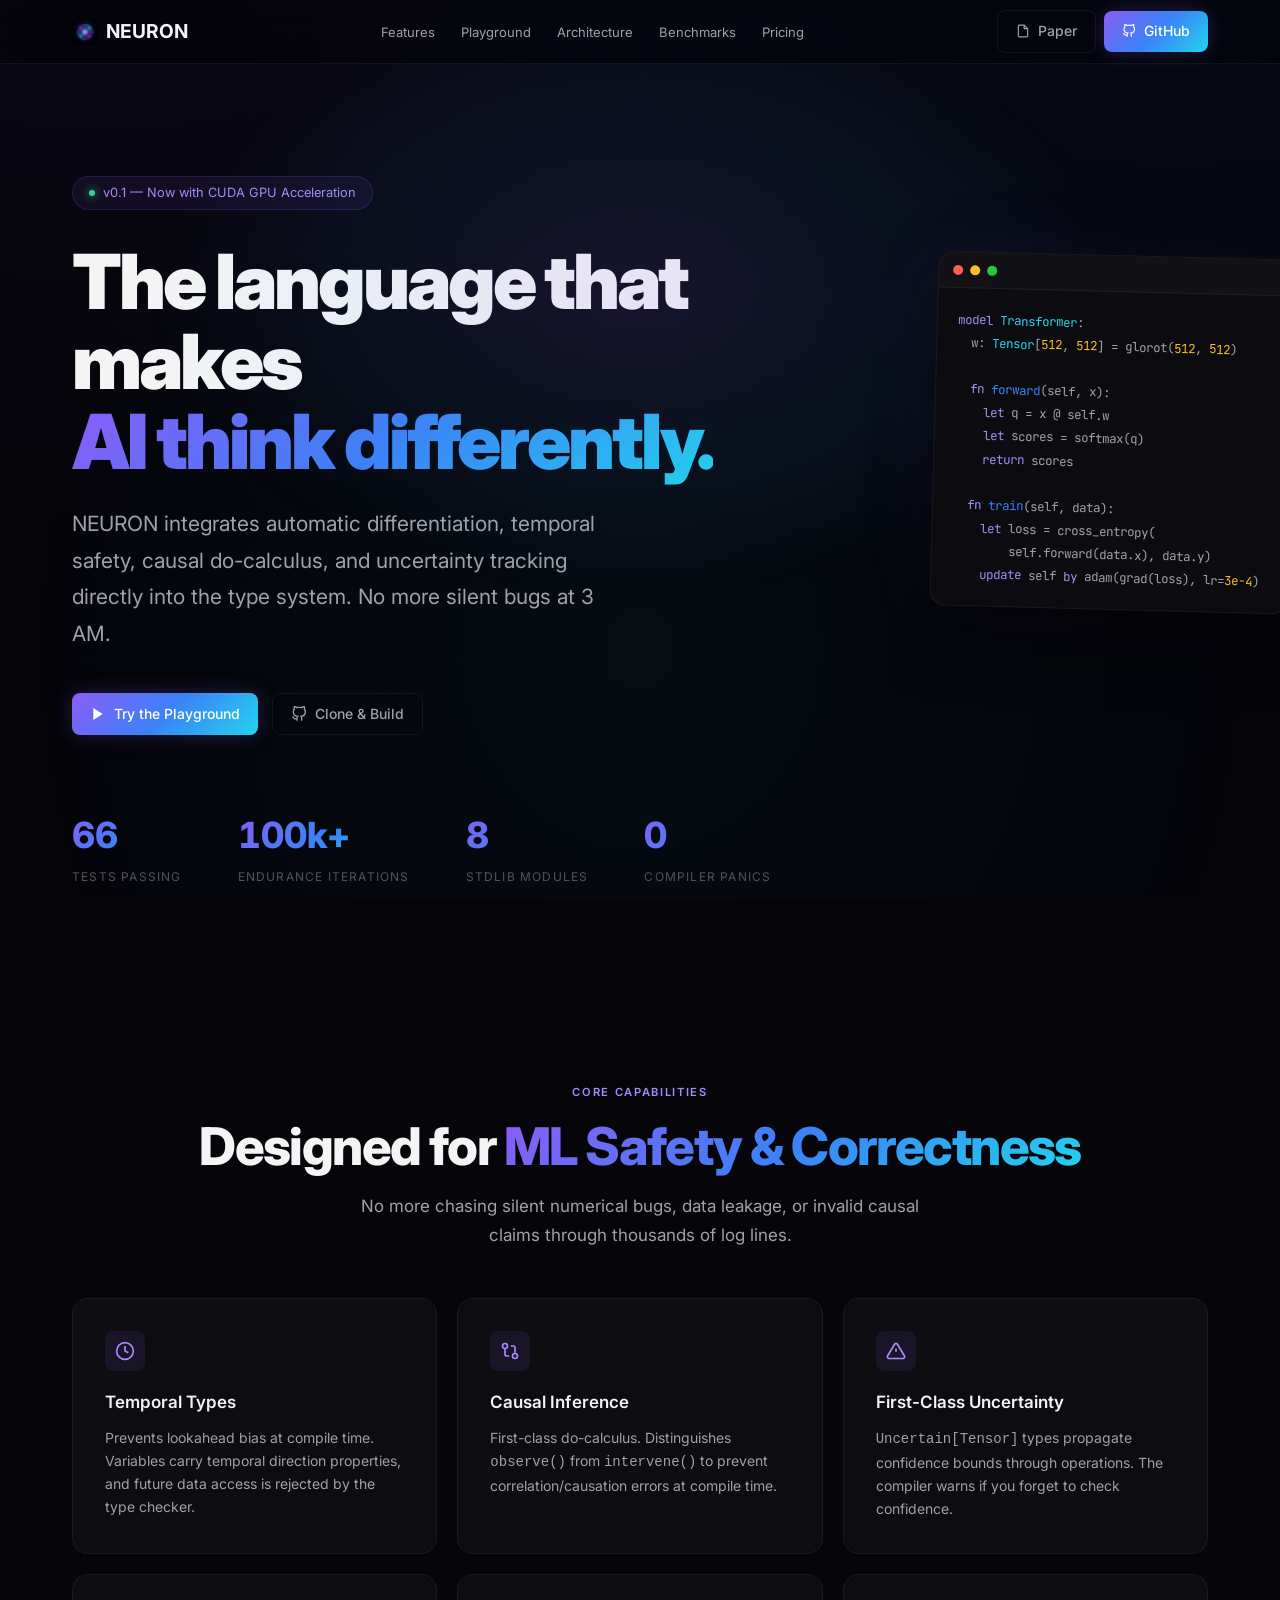
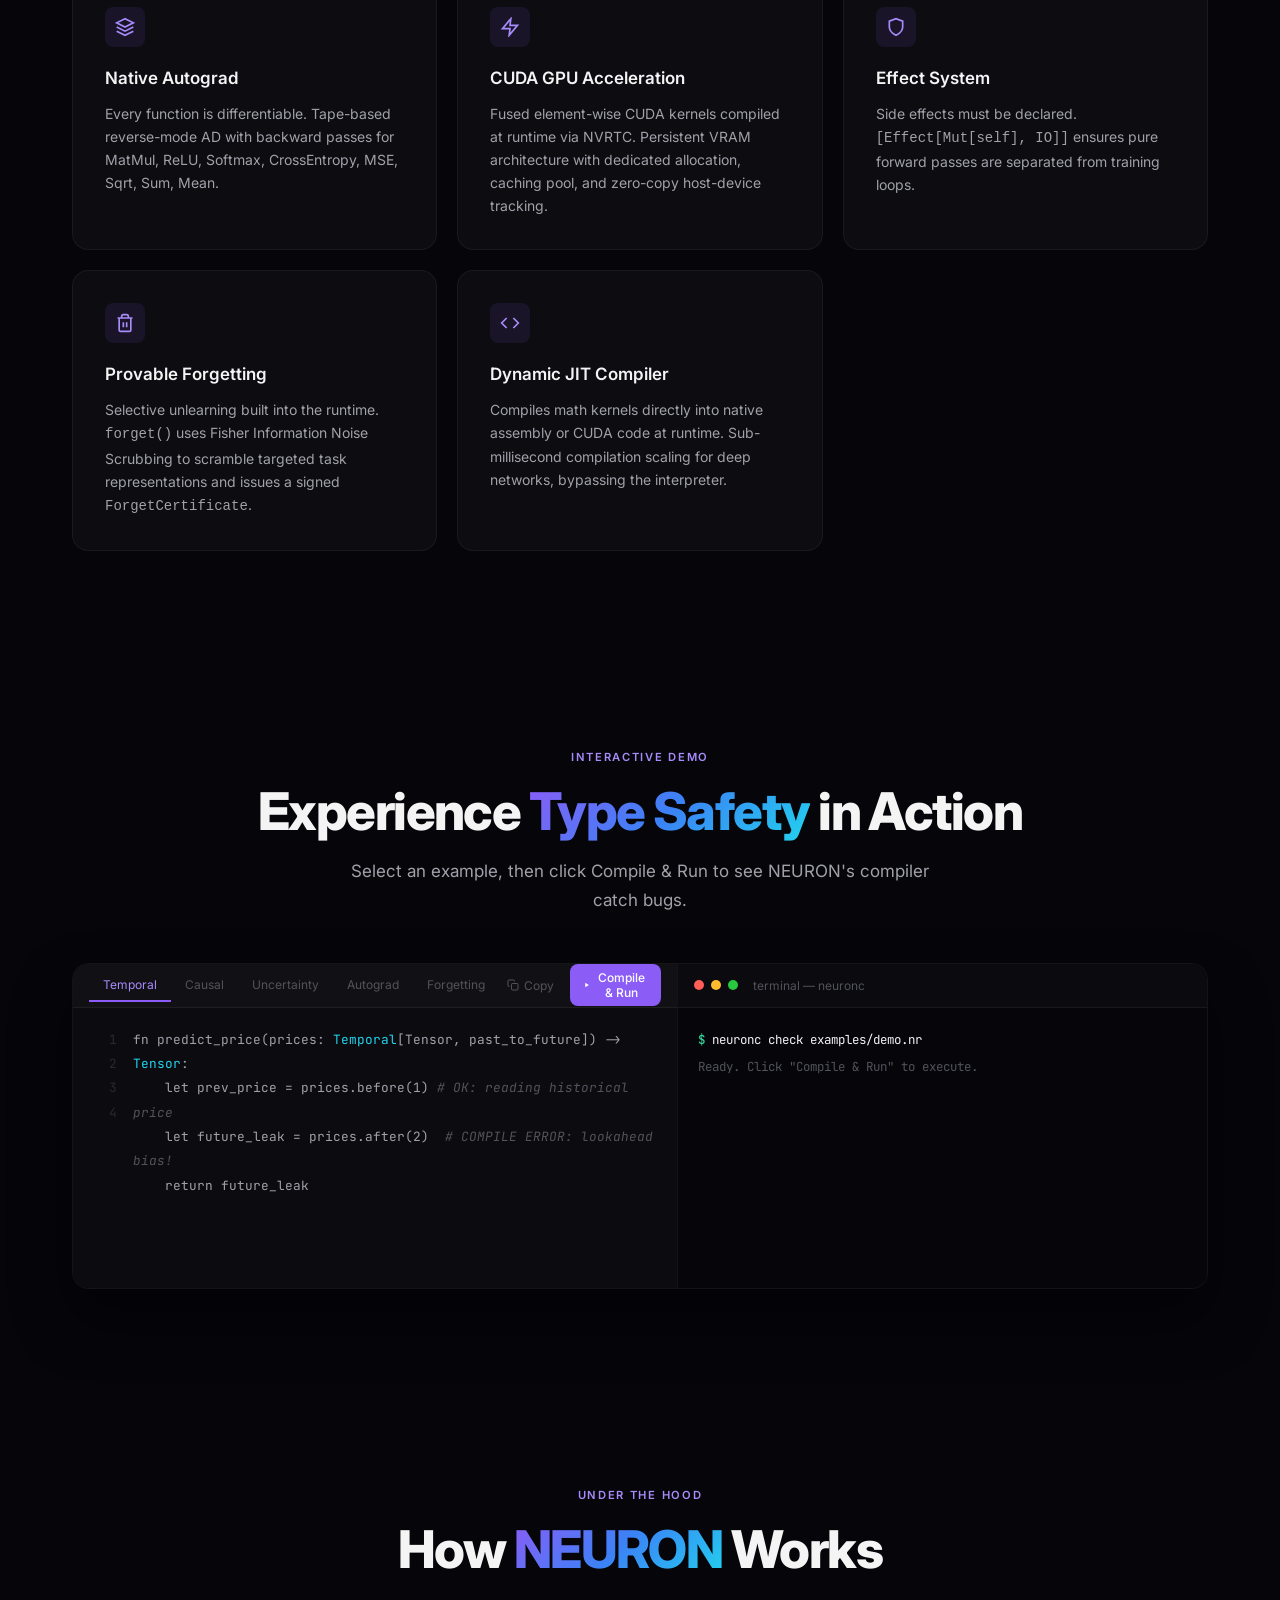
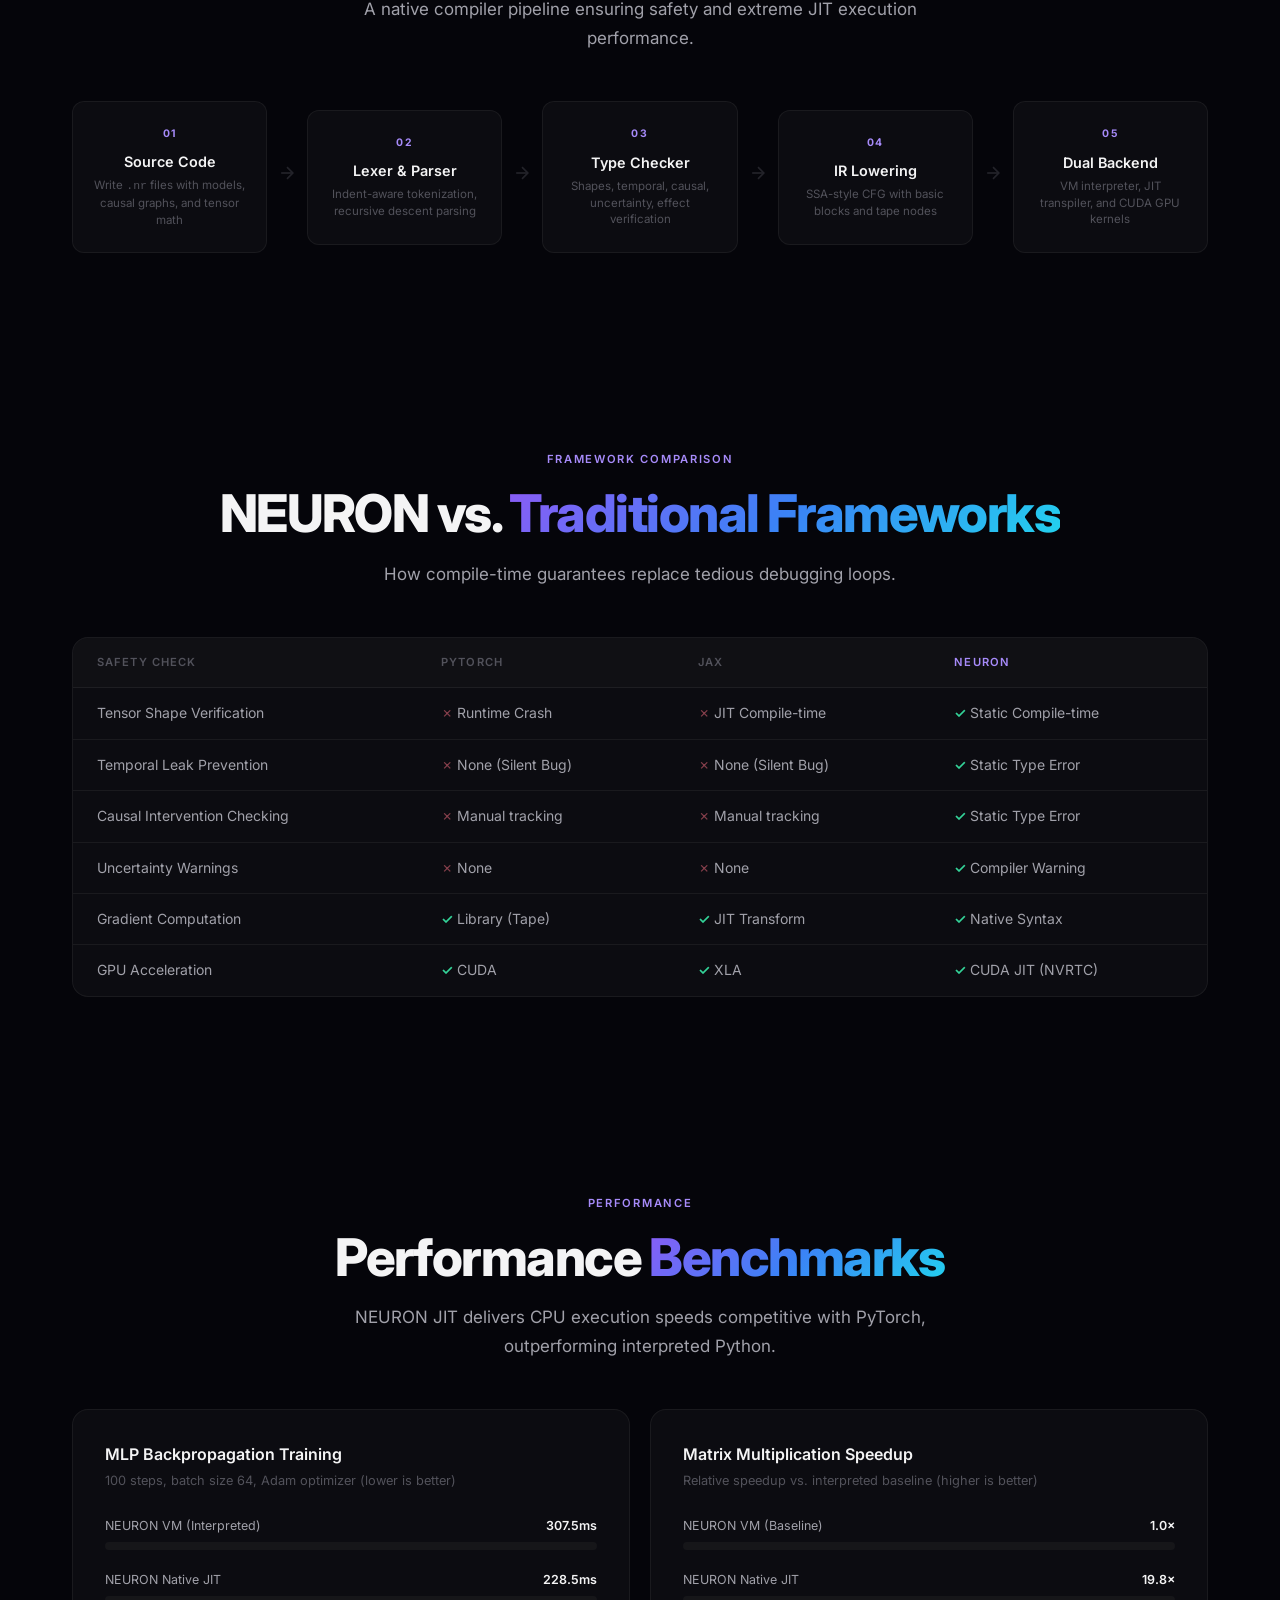
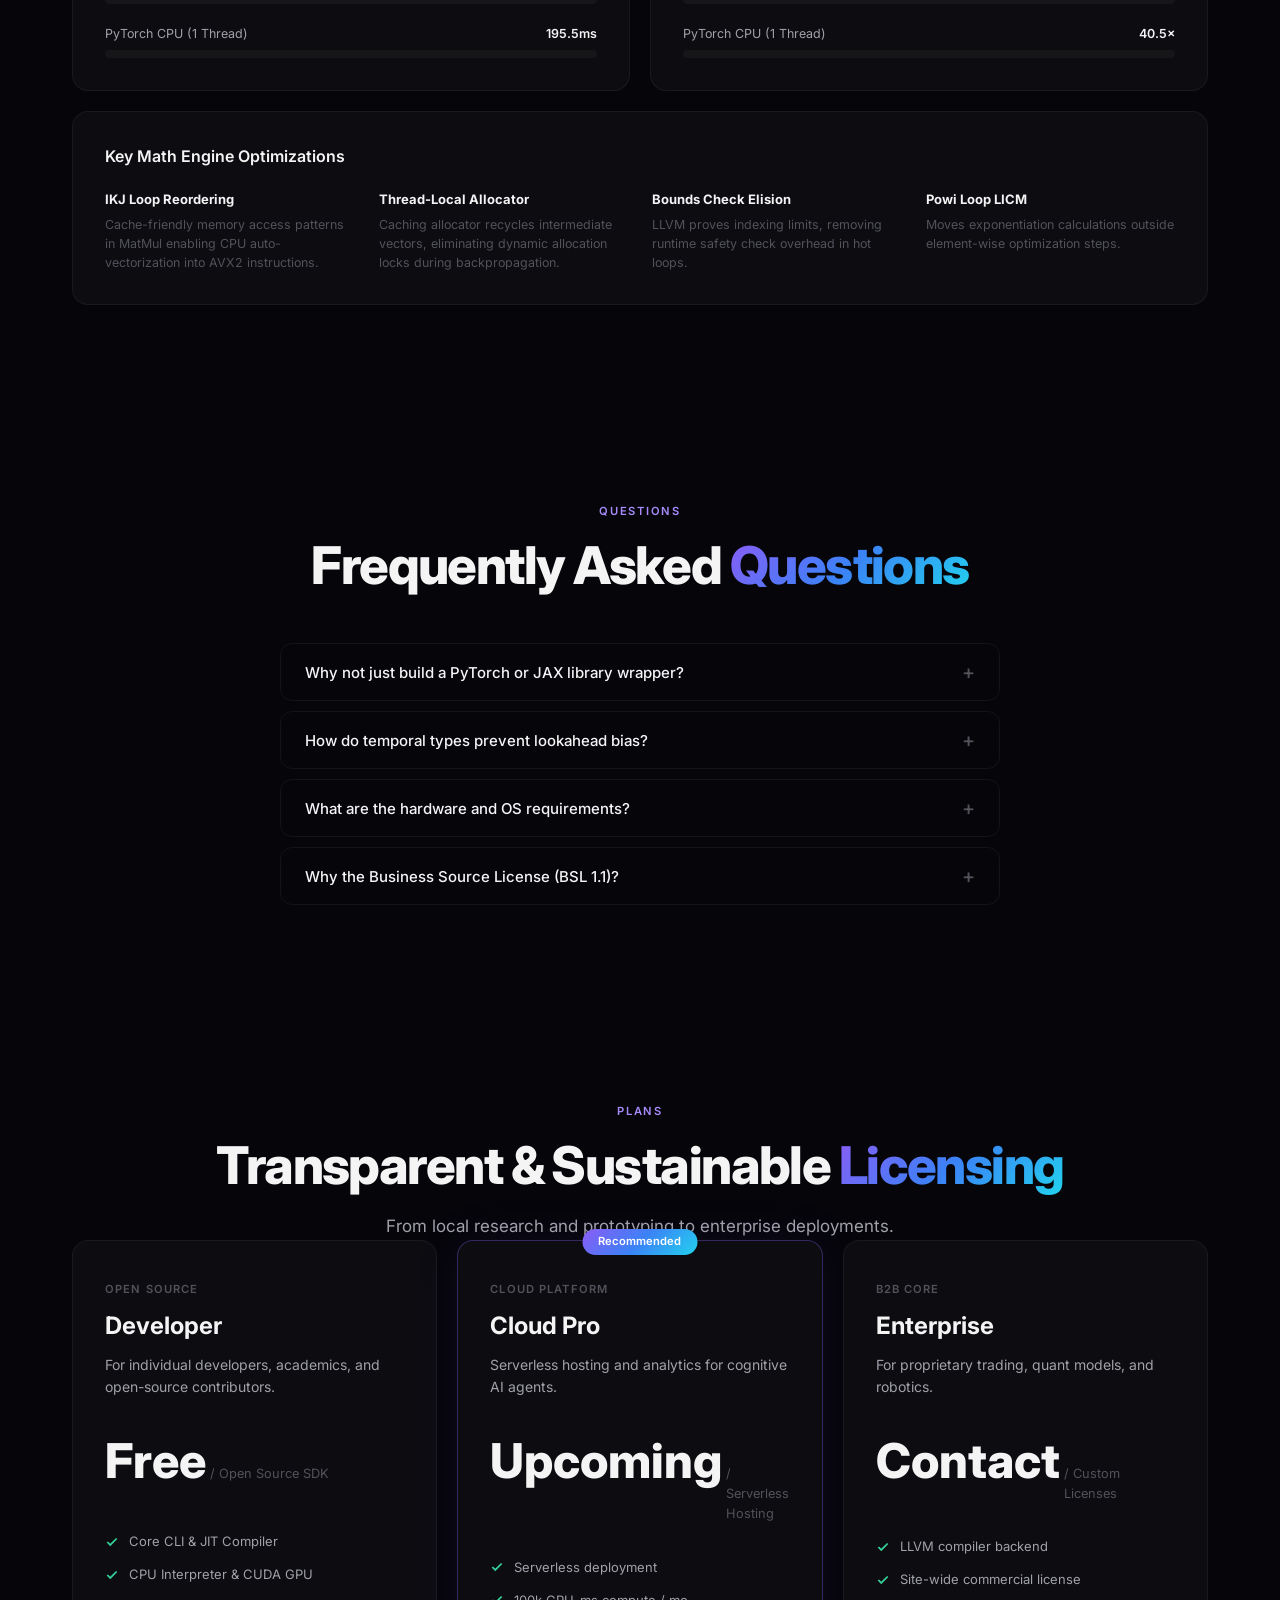
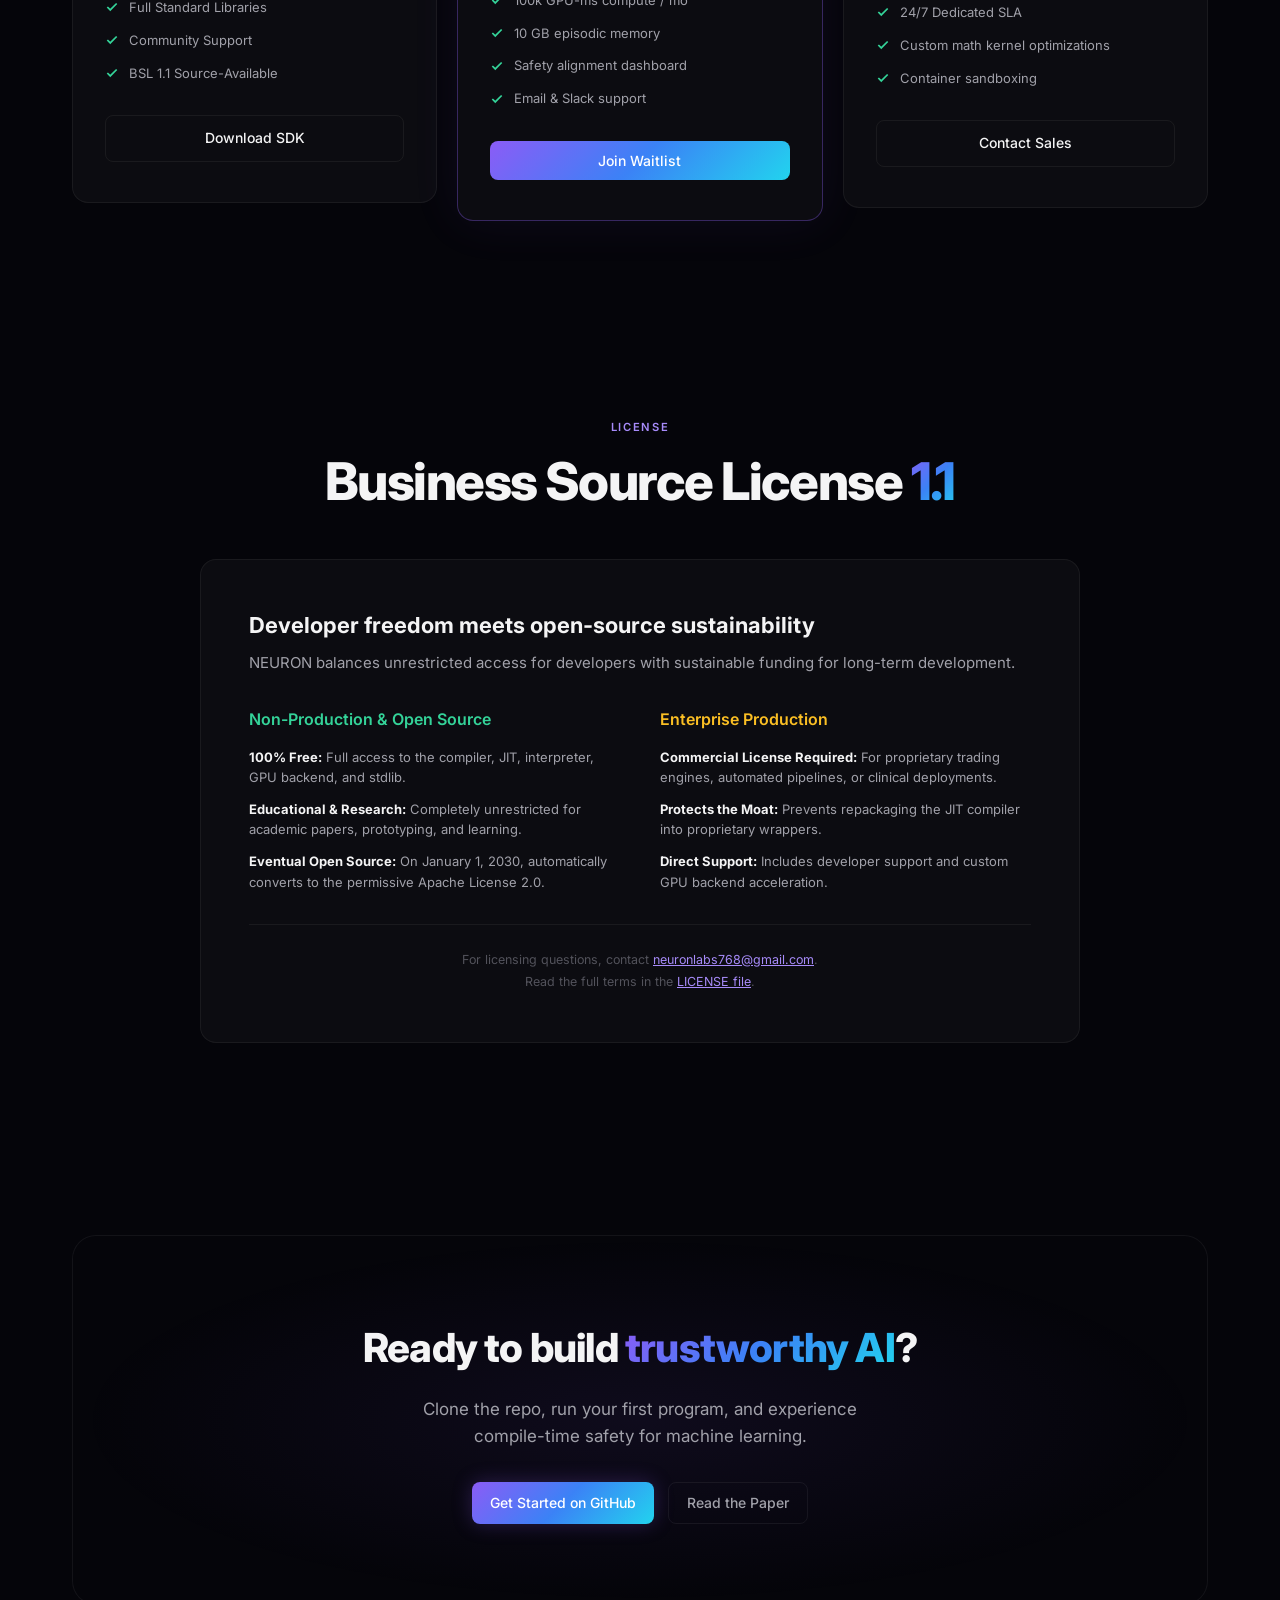
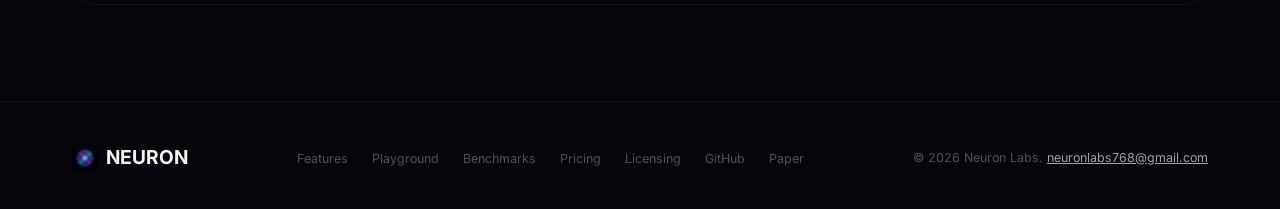
<file: index.html>
<!DOCTYPE html>
<html lang="en">
<head>
  <meta charset="UTF-8">
  <meta name="viewport" content="width=device-width, initial-scale=1.0">
  <meta name="description" content="NEURON is a statically typed, natively differentiable programming language for AI. It catches temporal leaks, causal confusion, and uncertainty errors at compile time. Built-in CUDA GPU acceleration.">
  <meta name="keywords" content="NEURON, programming language, machine learning, compiler, automatic differentiation, temporal types, causal inference, CUDA, GPU, type safety">
  <title>NEURON — The Language That Makes AI Think Differently</title>
  <link rel="stylesheet" href="style.css">
  <meta property="og:title" content="NEURON — The Language That Makes AI Think Differently">
  <meta property="og:description" content="Statically typed, natively differentiable programming language that prevents AI bugs at compile time. Built-in CUDA GPU acceleration.">
  <meta property="og:type" content="website">
  <meta property="og:image" content="https://neuronlabs-ai.github.io/neuron-lang/neuron_github_logo.png">
  <meta name="twitter:card" content="summary_large_image">
  <meta name="twitter:image" content="https://neuronlabs-ai.github.io/neuron-lang/neuron_github_logo.png">
</head>
<body>

  <!-- ═══ Navigation ═══ -->
  <header class="navbar">
    <div class="container navbar-inner">
      <a href="#" class="logo">
        <img src="logo.png" alt="NEURON Logo" class="logo-img">
        <span>NEURON</span>
      </a>
      <nav>
        <ul class="nav-links" id="nav-links">
          <li><a href="#features">Features</a></li>
          <li><a href="#playground">Playground</a></li>
          <li><a href="#architecture">Architecture</a></li>
          <li><a href="#benchmarks">Benchmarks</a></li>
          <li><a href="#pricing">Pricing</a></li>
        </ul>
      </nav>
      <div class="nav-cta">
        <a href="paper.html" target="_blank" class="btn btn-ghost">
          <svg width="14" height="14" viewBox="0 0 24 24" fill="none" stroke="currentColor" stroke-width="2"><path d="M14 2H6a2 2 0 0 0-2 2v16a2 2 0 0 0 2 2h12a2 2 0 0 0 2-2V8z"></path><polyline points="14 2 14 8 20 8"></polyline></svg>
          Paper
        </a>
        <a href="https://github.com/neuronlabs-ai/neuron-lang" target="_blank" class="btn btn-primary">
          <svg width="14" height="14" viewBox="0 0 24 24" fill="none" stroke="currentColor" stroke-width="2"><path d="M9 19c-5 1.5-5-2.5-7-3m14 6v-3.87a3.37 3.37 0 0 0-.94-2.61c3.14-.35 6.44-1.54 6.44-7A5.44 5.44 0 0 0 20 4.77 5.07 5.07 0 0 0 19.91 1S18.73.65 16 2.48a13.38 13.38 0 0 0-7 0C6.27.65 5.09 1 5.09 1A5.07 5.07 0 0 0 5 4.77a5.44 5.44 0 0 0-1.5 3.78c0 5.42 3.3 6.61 6.44 7A3.37 3.37 0 0 0 9 18.13V22"></path></svg>
          GitHub
        </a>
      </div>
      <button class="nav-toggle" id="nav-toggle" aria-label="Toggle navigation">
        <span></span><span></span><span></span>
      </button>
    </div>
  </header>

  <!-- ═══ Hero ═══ -->
  <section class="hero">
    <div class="container">
      <div class="hero-badge">
        <span class="hero-badge-dot"></span>
        <span>v0.1 — Now with CUDA GPU Acceleration</span>
      </div>
      <h1>The language that makes<br><span class="gradient-text">AI think differently.</span></h1>
      <p class="hero-lead">NEURON integrates automatic differentiation, temporal safety, causal do-calculus, and uncertainty tracking directly into the type system. No more silent bugs at 3 AM.</p>
      <div class="hero-actions">
        <a href="#playground" class="btn btn-primary">
          <svg width="16" height="16" viewBox="0 0 24 24" fill="currentColor"><polygon points="5 3 19 12 5 21 5 3"></polygon></svg>
          Try the Playground
        </a>
        <a href="https://github.com/neuronlabs-ai/neuron-lang" target="_blank" class="btn btn-ghost">
          <svg width="16" height="16" viewBox="0 0 24 24" fill="none" stroke="currentColor" stroke-width="2"><path d="M9 19c-5 1.5-5-2.5-7-3m14 6v-3.87a3.37 3.37 0 0 0-.94-2.61c3.14-.35 6.44-1.54 6.44-7A5.44 5.44 0 0 0 20 4.77 5.07 5.07 0 0 0 19.91 1S18.73.65 16 2.48a13.38 13.38 0 0 0-7 0C6.27.65 5.09 1 5.09 1A5.07 5.07 0 0 0 5 4.77a5.44 5.44 0 0 0-1.5 3.78c0 5.42 3.3 6.61 6.44 7A3.37 3.37 0 0 0 9 18.13V22"></path></svg>
          Clone &amp; Build
        </a>
      </div>
      <div class="hero-stats">
        <div class="hero-stat">
          <div class="hero-stat-value" data-target="66">0</div>
          <div class="hero-stat-label">Tests Passing</div>
        </div>
        <div class="hero-stat">
          <div class="hero-stat-value" data-target="100000">0</div>
          <div class="hero-stat-label">Endurance Iterations</div>
        </div>
        <div class="hero-stat">
          <div class="hero-stat-value" data-target="8">0</div>
          <div class="hero-stat-label">Stdlib Modules</div>
        </div>
        <div class="hero-stat">
          <div class="hero-stat-value" data-target="0">0</div>
          <div class="hero-stat-label">Compiler Panics</div>
        </div>
      </div>
    </div>
    <div class="hero-code-float">
      <div class="code-window">
        <div class="code-window-bar">
          <span class="code-window-dot" style="background:#ff5f56"></span>
          <span class="code-window-dot" style="background:#ffbd2e"></span>
          <span class="code-window-dot" style="background:#27c93f"></span>
        </div>
        <div class="code-window-body"><span class="hl-kw">model</span> <span class="hl-type">Transformer</span>:
  w: <span class="hl-type">Tensor</span>[<span class="hl-num">512</span>, <span class="hl-num">512</span>] = glorot(<span class="hl-num">512</span>, <span class="hl-num">512</span>)

  <span class="hl-kw">fn</span> <span class="hl-fn">forward</span>(self, x):
    <span class="hl-kw">let</span> q = x @ self.w
    <span class="hl-kw">let</span> scores = softmax(q)
    <span class="hl-kw">return</span> scores

  <span class="hl-kw">fn</span> <span class="hl-fn">train</span>(self, data):
    <span class="hl-kw">let</span> loss = cross_entropy(
        self.forward(data.x), data.y)
    <span class="hl-kw">update</span> self <span class="hl-kw">by</span> adam(grad(loss), lr=<span class="hl-num">3e-4</span>)</div>
      </div>
    </div>
  </section>

  <!-- ═══ Features ═══ -->
  <section class="features-section" id="features">
    <div class="container">
      <div class="text-center reveal">
        <span class="section-label">Core Capabilities</span>
        <h2 class="section-title">Designed for <span class="gradient-text">ML Safety &amp; Correctness</span></h2>
        <p class="section-subtitle">No more chasing silent numerical bugs, data leakage, or invalid causal claims through thousands of log lines.</p>
      </div>
      <div class="features-grid">
        <div class="feature-card reveal">
          <div class="feature-icon">
            <svg width="20" height="20" viewBox="0 0 24 24" fill="none" stroke="currentColor" stroke-width="2"><circle cx="12" cy="12" r="10"></circle><polyline points="12 6 12 12 16 14"></polyline></svg>
          </div>
          <h3>Temporal Types</h3>
          <p>Prevents lookahead bias at compile time. Variables carry temporal direction properties, and future data access is rejected by the type checker.</p>
        </div>
        <div class="feature-card reveal reveal-delay-1">
          <div class="feature-icon">
            <svg width="20" height="20" viewBox="0 0 24 24" fill="none" stroke="currentColor" stroke-width="2"><circle cx="18" cy="18" r="3"></circle><circle cx="6" cy="6" r="3"></circle><path d="M13 6h3a2 2 0 0 1 2 2v7"></path><path d="M11 18H8a2 2 0 0 1-2-2V9"></path></svg>
          </div>
          <h3>Causal Inference</h3>
          <p>First-class do-calculus. Distinguishes <code>observe()</code> from <code>intervene()</code> to prevent correlation/causation errors at compile time.</p>
        </div>
        <div class="feature-card reveal reveal-delay-2">
          <div class="feature-icon">
            <svg width="20" height="20" viewBox="0 0 24 24" fill="none" stroke="currentColor" stroke-width="2"><path d="M10.29 3.86L1.82 18a2 2 0 0 0 1.71 3h16.94a2 2 0 0 0 1.71-3L13.71 3.86a2 2 0 0 0-3.42 0z"></path><line x1="12" y1="9" x2="12" y2="13"></line><line x1="12" y1="17" x2="12.01" y2="17"></line></svg>
          </div>
          <h3>First-Class Uncertainty</h3>
          <p><code>Uncertain[Tensor]</code> types propagate confidence bounds through operations. The compiler warns if you forget to check confidence.</p>
        </div>
        <div class="feature-card reveal reveal-delay-1">
          <div class="feature-icon">
            <svg width="20" height="20" viewBox="0 0 24 24" fill="none" stroke="currentColor" stroke-width="2"><polygon points="12 2 2 7 12 12 22 7 12 2"></polygon><polyline points="2 17 12 22 22 17"></polyline><polyline points="2 12 12 17 22 12"></polyline></svg>
          </div>
          <h3>Native Autograd</h3>
          <p>Every function is differentiable. Tape-based reverse-mode AD with backward passes for MatMul, ReLU, Softmax, CrossEntropy, MSE, Sqrt, Sum, Mean.</p>
        </div>
        <div class="feature-card reveal reveal-delay-2">
          <div class="feature-icon">
            <svg width="20" height="20" viewBox="0 0 24 24" fill="none" stroke="currentColor" stroke-width="2"><polygon points="13 2 3 14 12 14 11 22 21 10 12 10 13 2"></polygon></svg>
          </div>
          <h3>CUDA GPU Acceleration</h3>
          <p>Fused element-wise CUDA kernels compiled at runtime via NVRTC. Persistent VRAM architecture with dedicated allocation, caching pool, and zero-copy host-device tracking.</p>
        </div>
        <div class="feature-card reveal reveal-delay-3">
          <div class="feature-icon">
            <svg width="20" height="20" viewBox="0 0 24 24" fill="none" stroke="currentColor" stroke-width="2"><path d="M12 22s8-4 8-10V5l-8-3-8 3v7c0 6 8 10 8 10z"></path></svg>
          </div>
          <h3>Effect System</h3>
          <p>Side effects must be declared. <code>[Effect[Mut[self], IO]]</code> ensures pure forward passes are separated from training loops.</p>
        </div>
        <div class="feature-card reveal reveal-delay-1">
          <div class="feature-icon">
            <svg width="20" height="20" viewBox="0 0 24 24" fill="none" stroke="currentColor" stroke-width="2"><polyline points="3 6 5 6 21 6"></polyline><path d="M19 6v14a2 2 0 0 1-2 2H7a2 2 0 0 1-2-2V6m3 0V4a2 2 0 0 1 2-2h4a2 2 0 0 1 2 2v2"></path><line x1="10" y1="11" x2="10" y2="17"></line><line x1="14" y1="11" x2="14" y2="17"></line></svg>
          </div>
          <h3>Provable Forgetting</h3>
          <p>Selective unlearning built into the runtime. <code>forget()</code> uses Fisher Information Noise Scrubbing to scramble targeted task representations and issues a signed <code>ForgetCertificate</code>.</p>
        </div>
        <div class="feature-card reveal reveal-delay-2">
          <div class="feature-icon">
            <svg width="20" height="20" viewBox="0 0 24 24" fill="none" stroke="currentColor" stroke-width="2"><polyline points="16 18 22 12 16 6"></polyline><polyline points="8 6 2 12 8 18"></polyline></svg>
          </div>
          <h3>Dynamic JIT Compiler</h3>
          <p>Compiles math kernels directly into native assembly or CUDA code at runtime. Sub-millisecond compilation scaling for deep networks, bypassing the interpreter.</p>
        </div>
      </div>
    </div>
  </section>

  <!-- ═══ Playground ═══ -->
  <section class="playground-section" id="playground">
    <div class="container">
      <div class="text-center reveal">
        <span class="section-label">Interactive Demo</span>
        <h2 class="section-title">Experience <span class="gradient-text">Type Safety</span> in Action</h2>
        <p class="section-subtitle">Select an example, then click Compile &amp; Run to see NEURON's compiler catch bugs.</p>
      </div>
      <div class="playground-card reveal">
        <div class="editor-side">
          <div class="panel-header">
            <div class="tab-group" id="editor-tabs">
              <button class="tab-btn active" data-tab="temporal">Temporal</button>
              <button class="tab-btn" data-tab="causal">Causal</button>
              <button class="tab-btn" data-tab="uncertainty">Uncertainty</button>
              <button class="tab-btn" data-tab="autograd">Autograd</button>
              <button class="tab-btn" data-tab="forgetting">Forgetting</button>
            </div>
            <div class="panel-actions">
              <button class="copy-btn" id="copy-btn">
                <svg width="12" height="12" viewBox="0 0 24 24" fill="none" stroke="currentColor" stroke-width="2"><rect x="9" y="9" width="13" height="13" rx="2" ry="2"></rect><path d="M5 15H4a2 2 0 0 1-2-2V4a2 2 0 0 1 2-2h9a2 2 0 0 1 2 2v1"></path></svg>
                <span>Copy</span>
              </button>
              <button class="run-btn" id="run-btn">
                <svg width="10" height="10" viewBox="0 0 24 24" fill="currentColor"><polygon points="5 3 19 12 5 21 5 3"></polygon></svg>
                Compile &amp; Run
              </button>
            </div>
          </div>
          <div class="editor-body">
            <div class="line-numbers" id="line-numbers"></div>
            <div class="code-content" id="code-container"></div>
          </div>
        </div>
        <div class="terminal-side">
          <div class="panel-header">
            <div class="terminal-dots">
              <span class="code-window-dot" style="background:#ff5f56"></span>
              <span class="code-window-dot" style="background:#ffbd2e"></span>
              <span class="code-window-dot" style="background:#27c93f"></span>
              <span style="margin-left:0.5rem;font-size:0.75rem;color:var(--text-muted)">terminal — neuronc</span>
            </div>
          </div>
          <div class="terminal-body" id="terminal-body">
            <div class="term-line"><span class="term-prompt">$ </span>neuronc check examples/demo.nr</div>
            <div class="term-line" style="color:var(--text-muted)">Ready. Click "Compile &amp; Run" to execute.</div>
          </div>
        </div>
      </div>
    </div>
  </section>

  <!-- ═══ Architecture ═══ -->
  <section class="arch-section" id="architecture">
    <div class="container">
      <div class="text-center reveal">
        <span class="section-label">Under the Hood</span>
        <h2 class="section-title">How <span class="gradient-text">NEURON</span> Works</h2>
        <p class="section-subtitle">A native compiler pipeline ensuring safety and extreme JIT execution performance.</p>
      </div>
      <div class="arch-pipeline reveal">
        <div class="arch-step">
          <div class="arch-step-num">01</div>
          <h4>Source Code</h4>
          <p>Write <code>.nr</code> files with models, causal graphs, and tensor math</p>
        </div>
        <div class="arch-arrow">
          <svg width="20" height="20" viewBox="0 0 24 24" fill="none" stroke="currentColor" stroke-width="2"><line x1="5" y1="12" x2="19" y2="12"></line><polyline points="12 5 19 12 12 19"></polyline></svg>
        </div>
        <div class="arch-step">
          <div class="arch-step-num">02</div>
          <h4>Lexer &amp; Parser</h4>
          <p>Indent-aware tokenization, recursive descent parsing</p>
        </div>
        <div class="arch-arrow">
          <svg width="20" height="20" viewBox="0 0 24 24" fill="none" stroke="currentColor" stroke-width="2"><line x1="5" y1="12" x2="19" y2="12"></line><polyline points="12 5 19 12 12 19"></polyline></svg>
        </div>
        <div class="arch-step">
          <div class="arch-step-num">03</div>
          <h4>Type Checker</h4>
          <p>Shapes, temporal, causal, uncertainty, effect verification</p>
        </div>
        <div class="arch-arrow">
          <svg width="20" height="20" viewBox="0 0 24 24" fill="none" stroke="currentColor" stroke-width="2"><line x1="5" y1="12" x2="19" y2="12"></line><polyline points="12 5 19 12 12 19"></polyline></svg>
        </div>
        <div class="arch-step">
          <div class="arch-step-num">04</div>
          <h4>IR Lowering</h4>
          <p>SSA-style CFG with basic blocks and tape nodes</p>
        </div>
        <div class="arch-arrow">
          <svg width="20" height="20" viewBox="0 0 24 24" fill="none" stroke="currentColor" stroke-width="2"><line x1="5" y1="12" x2="19" y2="12"></line><polyline points="12 5 19 12 12 19"></polyline></svg>
        </div>
        <div class="arch-step">
          <div class="arch-step-num">05</div>
          <h4>Dual Backend</h4>
          <p>VM interpreter, JIT transpiler, and CUDA GPU kernels</p>
        </div>
      </div>
    </div>
  </section>

  <!-- ═══ Comparison ═══ -->
  <section class="comparison-section" id="comparison">
    <div class="container">
      <div class="text-center reveal">
        <span class="section-label">Framework Comparison</span>
        <h2 class="section-title">NEURON vs. <span class="gradient-text">Traditional Frameworks</span></h2>
        <p class="section-subtitle">How compile-time guarantees replace tedious debugging loops.</p>
      </div>
      <div class="comparison-table-wrap reveal">
        <table class="comparison-table">
          <thead>
            <tr>
              <th>Safety Check</th>
              <th>PyTorch</th>
              <th>JAX</th>
              <th class="neuron-col">NEURON</th>
            </tr>
          </thead>
          <tbody>
            <tr>
              <td>Tensor Shape Verification</td>
              <td><span class="cross">✗</span> Runtime Crash</td>
              <td><span class="cross">✗</span> JIT Compile-time</td>
              <td><span class="check">✓</span> Static Compile-time</td>
            </tr>
            <tr>
              <td>Temporal Leak Prevention</td>
              <td><span class="cross">✗</span> None (Silent Bug)</td>
              <td><span class="cross">✗</span> None (Silent Bug)</td>
              <td><span class="check">✓</span> Static Type Error</td>
            </tr>
            <tr>
              <td>Causal Intervention Checking</td>
              <td><span class="cross">✗</span> Manual tracking</td>
              <td><span class="cross">✗</span> Manual tracking</td>
              <td><span class="check">✓</span> Static Type Error</td>
            </tr>
            <tr>
              <td>Uncertainty Warnings</td>
              <td><span class="cross">✗</span> None</td>
              <td><span class="cross">✗</span> None</td>
              <td><span class="check">✓</span> Compiler Warning</td>
            </tr>
            <tr>
              <td>Gradient Computation</td>
              <td><span class="check">✓</span> Library (Tape)</td>
              <td><span class="check">✓</span> JIT Transform</td>
              <td><span class="check">✓</span> Native Syntax</td>
            </tr>
            <tr>
              <td>GPU Acceleration</td>
              <td><span class="check">✓</span> CUDA</td>
              <td><span class="check">✓</span> XLA</td>
              <td><span class="check">✓</span> CUDA JIT (NVRTC)</td>
            </tr>
          </tbody>
        </table>
      </div>
    </div>
  </section>

  <!-- ═══ Benchmarks ═══ -->
  <section class="benchmarks-section" id="benchmarks">
    <div class="container">
      <div class="text-center reveal">
        <span class="section-label">Performance</span>
        <h2 class="section-title">Performance <span class="gradient-text">Benchmarks</span></h2>
        <p class="section-subtitle">NEURON JIT delivers CPU execution speeds competitive with PyTorch, outperforming interpreted Python.</p>
      </div>
      <div class="benchmarks-grid">
        <div class="benchmark-card reveal">
          <h3>MLP Backpropagation Training</h3>
          <p class="benchmark-desc">100 steps, batch size 64, Adam optimizer (lower is better)</p>
          <div class="bar-row">
            <div class="bar-label">NEURON VM (Interpreted) <span>307.5ms</span></div>
            <div class="bar-track"><div class="bar-fill vm" data-width="100%"></div></div>
          </div>
          <div class="bar-row">
            <div class="bar-label">NEURON Native JIT <span>228.5ms</span></div>
            <div class="bar-track"><div class="bar-fill jit" data-width="74%"></div></div>
          </div>
          <div class="bar-row">
            <div class="bar-label">PyTorch CPU (1 Thread) <span>195.5ms</span></div>
            <div class="bar-track"><div class="bar-fill pytorch" data-width="63%"></div></div>
          </div>
        </div>
        <div class="benchmark-card reveal reveal-delay-1">
          <h3>Matrix Multiplication Speedup</h3>
          <p class="benchmark-desc">Relative speedup vs. interpreted baseline (higher is better)</p>
          <div class="bar-row">
            <div class="bar-label">NEURON VM (Baseline) <span>1.0×</span></div>
            <div class="bar-track"><div class="bar-fill vm" data-width="3%"></div></div>
          </div>
          <div class="bar-row">
            <div class="bar-label">NEURON Native JIT <span>19.8×</span></div>
            <div class="bar-track"><div class="bar-fill jit" data-width="49%"></div></div>
          </div>
          <div class="bar-row">
            <div class="bar-label">PyTorch CPU (1 Thread) <span>40.5×</span></div>
            <div class="bar-track"><div class="bar-fill pytorch" data-width="100%"></div></div>
          </div>
        </div>
      </div>
      <div class="optimizations-card reveal">
        <h3>Key Math Engine Optimizations</h3>
        <div class="optim-grid">
          <div class="optim-item">
            <strong>IKJ Loop Reordering</strong>
            <p>Cache-friendly memory access patterns in MatMul enabling CPU auto-vectorization into AVX2 instructions.</p>
          </div>
          <div class="optim-item">
            <strong>Thread-Local Allocator</strong>
            <p>Caching allocator recycles intermediate vectors, eliminating dynamic allocation locks during backpropagation.</p>
          </div>
          <div class="optim-item">
            <strong>Bounds Check Elision</strong>
            <p>LLVM proves indexing limits, removing runtime safety check overhead in hot loops.</p>
          </div>
          <div class="optim-item">
            <strong>Powi Loop LICM</strong>
            <p>Moves exponentiation calculations outside element-wise optimization steps.</p>
          </div>
        </div>
      </div>
    </div>
  </section>

  <!-- ═══ FAQ ═══ -->
  <section class="faq-section" id="faq">
    <div class="container">
      <div class="text-center reveal">
        <span class="section-label">Questions</span>
        <h2 class="section-title">Frequently Asked <span class="gradient-text">Questions</span></h2>
      </div>
      <div class="faq-list">
        <div class="faq-item reveal">
          <button class="faq-question">
            <span>Why not just build a PyTorch or JAX library wrapper?</span>
            <span class="faq-icon">+</span>
          </button>
          <div class="faq-answer">
            <p>A library wrapper cannot verify mathematical properties at the syntax level. Shape errors, temporal lookahead bias, and causal mode confusion only manifest as runtime exceptions or silent numerical discrepancies in Python. By writing a custom compiler in Rust, NEURON validates the structure of your computation graph before execution.</p>
          </div>
        </div>
        <div class="faq-item reveal reveal-delay-1">
          <button class="faq-question">
            <span>How do temporal types prevent lookahead bias?</span>
            <span class="faq-icon">+</span>
          </button>
          <div class="faq-answer">
            <p>NEURON implements temporal direction analysis during type verification. When you construct a <code>Temporal[T, past_to_future]</code> reference, the compiler tracks data flow direction. Any operation like <code>.after(k)</code> that references future timestamps flips the direction to <code>future_to_past</code>, which is then rejected if passed to a function expecting past-only data.</p>
          </div>
        </div>
        <div class="faq-item reveal reveal-delay-2">
          <button class="faq-question">
            <span>What are the hardware and OS requirements?</span>
            <span class="faq-icon">+</span>
          </button>
          <div class="faq-answer">
            <p>The compiler (<code>neuronc</code>) is written in Rust and runs on Windows, macOS, and Linux. The JIT compiler uses <code>rustc</code> to compile generated Rust code. GPU execution is supported on CUDA-capable NVIDIA GPUs using runtime compilation via the NVRTC library. Native code generation targets standard x86_64 AVX2 instruction sets.</p>
          </div>
        </div>
        <div class="faq-item reveal reveal-delay-3">
          <button class="faq-question">
            <span>Why the Business Source License (BSL 1.1)?</span>
            <span class="faq-icon">+</span>
          </button>
          <div class="faq-answer">
            <p>The BSL allows 100% free use for development, testing, research, and non-production deployments. For proprietary commercial workloads, it requires a commercial license. This ensures sustainable funding while guaranteeing the code becomes fully open-source (Apache 2.0) on January 1, 2030.</p>
          </div>
        </div>
      </div>
    </div>
  </section>

  <!-- ═══ Pricing ═══ -->
  <section class="pricing-section" id="pricing">
    <div class="container">
      <div class="text-center reveal">
        <span class="section-label">Plans</span>
        <h2 class="section-title">Transparent &amp; Sustainable <span class="gradient-text">Licensing</span></h2>
        <p class="section-subtitle">From local research and prototyping to enterprise deployments.</p>
      </div>
      <div class="pricing-grid">
        <!-- Developer -->
        <div class="pricing-card reveal">
          <div class="pricing-tier">Open Source</div>
          <h3>Developer</h3>
          <p class="pricing-desc">For individual developers, academics, and open-source contributors.</p>
          <div class="price-amount">
            <span class="price-value">Free</span>
            <span class="price-period">/ Open Source SDK</span>
          </div>
          <ul class="pricing-features">
            <li><svg width="14" height="14" viewBox="0 0 24 24" fill="none" stroke="currentColor" stroke-width="3"><polyline points="20 6 9 17 4 12"></polyline></svg> Core CLI &amp; JIT Compiler</li>
            <li><svg width="14" height="14" viewBox="0 0 24 24" fill="none" stroke="currentColor" stroke-width="3"><polyline points="20 6 9 17 4 12"></polyline></svg> CPU Interpreter &amp; CUDA GPU</li>
            <li><svg width="14" height="14" viewBox="0 0 24 24" fill="none" stroke="currentColor" stroke-width="3"><polyline points="20 6 9 17 4 12"></polyline></svg> Full Standard Libraries</li>
            <li><svg width="14" height="14" viewBox="0 0 24 24" fill="none" stroke="currentColor" stroke-width="3"><polyline points="20 6 9 17 4 12"></polyline></svg> Community Support</li>
            <li><svg width="14" height="14" viewBox="0 0 24 24" fill="none" stroke="currentColor" stroke-width="3"><polyline points="20 6 9 17 4 12"></polyline></svg> BSL 1.1 Source-Available</li>
          </ul>
          <a href="https://github.com/neuronlabs-ai/neuron-lang" target="_blank" class="pricing-btn pricing-btn-outline">Download SDK</a>
        </div>
        <!-- Cloud Pro -->
        <div class="pricing-card featured reveal reveal-delay-1">
          <div class="pricing-tier">Cloud Platform</div>
          <h3>Cloud Pro</h3>
          <p class="pricing-desc">Serverless hosting and analytics for cognitive AI agents.</p>
          <div class="price-amount">
            <span class="price-value">Upcoming</span>
            <span class="price-period">/ Serverless Hosting</span>
          </div>
          <ul class="pricing-features">
            <li><svg width="14" height="14" viewBox="0 0 24 24" fill="none" stroke="currentColor" stroke-width="3"><polyline points="20 6 9 17 4 12"></polyline></svg> Serverless deployment</li>
            <li><svg width="14" height="14" viewBox="0 0 24 24" fill="none" stroke="currentColor" stroke-width="3"><polyline points="20 6 9 17 4 12"></polyline></svg> 100k GPU-ms compute / mo</li>
            <li><svg width="14" height="14" viewBox="0 0 24 24" fill="none" stroke="currentColor" stroke-width="3"><polyline points="20 6 9 17 4 12"></polyline></svg> 10 GB episodic memory</li>
            <li><svg width="14" height="14" viewBox="0 0 24 24" fill="none" stroke="currentColor" stroke-width="3"><polyline points="20 6 9 17 4 12"></polyline></svg> Safety alignment dashboard</li>
            <li><svg width="14" height="14" viewBox="0 0 24 24" fill="none" stroke="currentColor" stroke-width="3"><polyline points="20 6 9 17 4 12"></polyline></svg> Email &amp; Slack support</li>
          </ul>
          <button class="pricing-btn pricing-btn-solid" id="open-waitlist-btn">Join Waitlist</button>
        </div>
        <!-- Enterprise -->
        <div class="pricing-card reveal reveal-delay-2">
          <div class="pricing-tier">B2B Core</div>
          <h3>Enterprise</h3>
          <p class="pricing-desc">For proprietary trading, quant models, and robotics.</p>
          <div class="price-amount">
            <span class="price-value">Contact</span>
            <span class="price-period">/ Custom Licenses</span>
          </div>
          <ul class="pricing-features">
            <li><svg width="14" height="14" viewBox="0 0 24 24" fill="none" stroke="currentColor" stroke-width="3"><polyline points="20 6 9 17 4 12"></polyline></svg> LLVM compiler backend</li>
            <li><svg width="14" height="14" viewBox="0 0 24 24" fill="none" stroke="currentColor" stroke-width="3"><polyline points="20 6 9 17 4 12"></polyline></svg> Site-wide commercial license</li>
            <li><svg width="14" height="14" viewBox="0 0 24 24" fill="none" stroke="currentColor" stroke-width="3"><polyline points="20 6 9 17 4 12"></polyline></svg> 24/7 Dedicated SLA</li>
            <li><svg width="14" height="14" viewBox="0 0 24 24" fill="none" stroke="currentColor" stroke-width="3"><polyline points="20 6 9 17 4 12"></polyline></svg> Custom math kernel optimizations</li>
            <li><svg width="14" height="14" viewBox="0 0 24 24" fill="none" stroke="currentColor" stroke-width="3"><polyline points="20 6 9 17 4 12"></polyline></svg> Container sandboxing</li>
          </ul>
          <a href="mailto:neuronlabs768@gmail.com?subject=Enterprise%20Inquiry" class="pricing-btn pricing-btn-outline">Contact Sales</a>
        </div>
      </div>
    </div>
  </section>

  <!-- ═══ Licensing ═══ -->
  <section class="licensing-section" id="licensing">
    <div class="container">
      <div class="text-center reveal">
        <span class="section-label">License</span>
        <h2 class="section-title">Business Source License <span class="gradient-text">1.1</span></h2>
      </div>
      <div class="licensing-card reveal">
        <h3>Developer freedom meets open-source sustainability</h3>
        <p>NEURON balances unrestricted access for developers with sustainable funding for long-term development.</p>
        <div class="licensing-grid">
          <div class="license-tier free">
            <h4>Non-Production &amp; Open Source</h4>
            <ul>
              <li><strong>100% Free:</strong> Full access to the compiler, JIT, interpreter, GPU backend, and stdlib.</li>
              <li><strong>Educational &amp; Research:</strong> Completely unrestricted for academic papers, prototyping, and learning.</li>
              <li><strong>Eventual Open Source:</strong> On January 1, 2030, automatically converts to the permissive Apache License 2.0.</li>
            </ul>
          </div>
          <div class="license-tier commercial">
            <h4>Enterprise Production</h4>
            <ul>
              <li><strong>Commercial License Required:</strong> For proprietary trading engines, automated pipelines, or clinical deployments.</li>
              <li><strong>Protects the Moat:</strong> Prevents repackaging the JIT compiler into proprietary wrappers.</li>
              <li><strong>Direct Support:</strong> Includes developer support and custom GPU backend acceleration.</li>
            </ul>
          </div>
        </div>
        <div class="licensing-footnote">
          For licensing questions, contact <a href="mailto:neuronlabs768@gmail.com">neuronlabs768@gmail.com</a>.<br>
          Read the full terms in the <a href="LICENSE" target="_blank">LICENSE file</a>.
        </div>
      </div>
    </div>
  </section>

  <!-- ═══ CTA ═══ -->
  <section class="cta-section">
    <div class="container">
      <div class="cta-card reveal">
        <h2>Ready to build <span class="gradient-text">trustworthy AI</span>?</h2>
        <p>Clone the repo, run your first program, and experience compile-time safety for machine learning.</p>
        <div class="hero-actions" style="justify-content:center">
          <a href="https://github.com/neuronlabs-ai/neuron-lang" target="_blank" class="btn btn-primary">Get Started on GitHub</a>
          <a href="paper.html" target="_blank" class="btn btn-ghost">Read the Paper</a>
        </div>
      </div>
    </div>
  </section>

  <!-- ═══ Footer ═══ -->
  <footer class="footer">
    <div class="container footer-inner">
      <a href="#" class="logo">
        <img src="logo.png" alt="NEURON Logo" class="logo-img">
        <span>NEURON</span>
      </a>
      <ul class="footer-links">
        <li><a href="#features">Features</a></li>
        <li><a href="#playground">Playground</a></li>
        <li><a href="#benchmarks">Benchmarks</a></li>
        <li><a href="#pricing">Pricing</a></li>
        <li><a href="#licensing">Licensing</a></li>
        <li><a href="https://github.com/neuronlabs-ai/neuron-lang" target="_blank">GitHub</a></li>
        <li><a href="paper.html" target="_blank">Paper</a></li>
      </ul>
      <div class="footer-copy">
        &copy; 2026 Neuron Labs. <a href="mailto:neuronlabs768@gmail.com">neuronlabs768@gmail.com</a>
      </div>
    </div>
  </footer>

  <!-- ═══ Waitlist Modal ═══ -->
  <div class="modal-overlay" id="waitlist-modal">
    <div class="modal-content">
      <button class="modal-close" id="close-waitlist-btn" aria-label="Close">&times;</button>
      <div id="waitlist-form-container">
        <h3>Join the NEURON Waitlist</h3>
        <p>Deploy cognitive agents on our serverless cloud platform. Sign up for <strong>$100 in free compute credits</strong> at launch.</p>
        <form class="waitlist-form" id="waitlist-form">
          <input type="email" class="waitlist-input" id="waitlist-email" placeholder="your@email.com" required>
          <button type="submit" class="waitlist-submit-btn" id="waitlist-submit-btn">Join</button>
        </form>
      </div>
      <div id="waitlist-success-container" style="display:none">
        <div class="success-icon">✓</div>
        <h3>You're on the list!</h3>
        <p>We'll contact you at <strong id="waitlist-success-email"></strong> when the platform opens.</p>
        <button class="pricing-btn pricing-btn-outline" id="success-close-btn" style="margin-top:1.5rem">Close</button>
      </div>
    </div>
  </div>

  <script src="app.js"></script>
</body>
</html>
</file>
<file: style.css>
/* ═══════════════════════════════════════════════════════════════
   NEURON Design System — 2026
   Premium dark-mode website for the NEURON programming language
   ═══════════════════════════════════════════════════════════════ */

@import url('https://fonts.googleapis.com/css2?family=Inter:wght@300;400;500;600;700;800;900&family=JetBrains+Mono:wght@400;500;600&display=swap');

/* ── Design Tokens ── */
:root {
  --bg-void: #05050a;
  --bg-primary: #09090b;
  --bg-elevated: #111114;
  --bg-card: rgba(17, 17, 20, 0.7);
  --bg-card-hover: rgba(24, 24, 28, 0.85);
  --bg-code: #0c0c10;

  --border: rgba(255, 255, 255, 0.06);
  --border-hover: rgba(139, 92, 246, 0.4);
  --border-focus: rgba(139, 92, 246, 0.6);

  --text-primary: #f4f4f5;
  --text-secondary: #a1a1aa;
  --text-muted: #52525b;
  --text-inverse: #09090b;

  --violet: #8b5cf6;
  --violet-light: #a78bfa;
  --blue: #3b82f6;
  --cyan: #22d3ee;
  --emerald: #34d399;
  --amber: #fbbf24;
  --rose: #fb7185;

  --gradient-brand: linear-gradient(135deg, #8b5cf6, #3b82f6, #22d3ee);
  --gradient-glow: radial-gradient(ellipse at 50% 0%, rgba(139,92,246,0.15), transparent 60%);

  --font-sans: 'Inter', system-ui, -apple-system, sans-serif;
  --font-mono: 'JetBrains Mono', 'Fira Code', ui-monospace, monospace;

  --container: 1200px;
  --radius-sm: 8px;
  --radius-md: 12px;
  --radius-lg: 16px;
  --radius-xl: 24px;

  --ease-out: cubic-bezier(0.16, 1, 0.3, 1);
  --ease-spring: cubic-bezier(0.34, 1.56, 0.64, 1);
  --dur-fast: 150ms;
  --dur-norm: 300ms;
  --dur-slow: 500ms;
}

/* ── Reset & Base ── */
*, *::before, *::after { box-sizing: border-box; margin: 0; padding: 0; }
html { scroll-behavior: smooth; background: var(--bg-void); color: var(--text-primary); font-family: var(--font-sans); line-height: 1.6; -webkit-font-smoothing: antialiased; }
html, body { overflow-x: hidden; max-width: 100%; }
body { position: relative; }

/* Ambient background glow */
body::before {
  content: '';
  position: fixed;
  top: -40%; left: -20%;
  width: 140%; height: 140%;
  background:
    radial-gradient(ellipse at 20% 0%, rgba(139,92,246,0.08) 0%, transparent 50%),
    radial-gradient(ellipse at 80% 20%, rgba(59,130,246,0.06) 0%, transparent 50%),
    radial-gradient(ellipse at 50% 80%, rgba(34,211,238,0.04) 0%, transparent 50%);
  z-index: -1;
  pointer-events: none;
  animation: ambient-drift 40s ease-in-out infinite alternate;
}
@keyframes ambient-drift {
  0% { transform: translate(0, 0) scale(1); }
  100% { transform: translate(-3%, 2%) scale(1.05); }
}

a { color: inherit; }
img { max-width: 100%; display: block; }

/* ── Container & Utilities ── */
.container { max-width: var(--container); margin: 0 auto; padding: 0 2rem; }
.text-center { text-align: center; }
.section-label {
  display: inline-block;
  text-transform: uppercase;
  letter-spacing: 0.15em;
  font-size: 0.7rem;
  font-weight: 600;
  color: var(--violet-light);
  margin-bottom: 1rem;
}
.section-title {
  font-size: clamp(2rem, 5vw, 3.25rem);
  font-weight: 800;
  line-height: 1.12;
  letter-spacing: -0.03em;
  margin-bottom: 0;
}
.section-subtitle {
  font-size: 1.0625rem;
  color: var(--text-secondary);
  max-width: 600px;
  margin: 1rem auto 0;
  line-height: 1.7;
}
.gradient-text {
  background: var(--gradient-brand);
  -webkit-background-clip: text;
  -webkit-text-fill-color: transparent;
  background-clip: text;
}

/* ── Buttons ── */
.btn {
  display: inline-flex;
  align-items: center;
  gap: 0.5rem;
  padding: 0.5625rem 1.125rem;
  border-radius: var(--radius-sm);
  font-size: 0.875rem;
  font-weight: 500;
  text-decoration: none;
  transition: all var(--dur-norm) var(--ease-out);
  cursor: pointer;
  border: none;
  font-family: var(--font-sans);
  white-space: nowrap;
}
.btn-ghost {
  background: transparent;
  color: var(--text-secondary);
  border: 1px solid var(--border);
}
.btn-ghost:hover {
  border-color: var(--border-hover);
  color: var(--text-primary);
  background: rgba(139,92,246,0.05);
}
.btn-primary {
  background: var(--gradient-brand);
  color: #fff;
  box-shadow: 0 0 20px rgba(139,92,246,0.25);
}
.btn-primary:hover {
  box-shadow: 0 0 32px rgba(139,92,246,0.45);
  transform: translateY(-1px);
}

/* ── Navigation ── */
.navbar {
  position: fixed;
  top: 0; left: 0; right: 0;
  z-index: 1000;
  background: rgba(5,5,10,0.75);
  backdrop-filter: blur(20px) saturate(180%);
  -webkit-backdrop-filter: blur(20px) saturate(180%);
  border-bottom: 1px solid var(--border);
  height: 64px;
}
.navbar-inner {
  display: flex;
  justify-content: space-between;
  align-items: center;
  height: 100%;
}
.logo {
  display: flex;
  align-items: center;
  gap: 0.5rem;
  font-weight: 700;
  font-size: 1.2rem;
  text-decoration: none;
  color: var(--text-primary);
  flex-shrink: 0;
}
.logo-img { height: 26px; border-radius: 5px; }
.nav-links {
  list-style: none;
  display: flex;
  gap: 0.125rem;
  align-items: center;
}
.nav-links a {
  padding: 0.4375rem 0.75rem;
  font-size: 0.8125rem;
  color: var(--text-secondary);
  text-decoration: none;
  border-radius: var(--radius-sm);
  transition: color var(--dur-fast);
}
.nav-links a:hover { color: var(--text-primary); }
.nav-cta {
  display: flex;
  gap: 0.5rem;
  align-items: center;
}
.nav-toggle {
  display: none;
  background: none;
  border: none;
  cursor: pointer;
  width: 28px;
  height: 20px;
  position: relative;
  flex-direction: column;
  justify-content: space-between;
}
.nav-toggle span {
  display: block;
  width: 100%;
  height: 2px;
  background: var(--text-secondary);
  border-radius: 2px;
  transition: all var(--dur-norm);
}

/* ── Hero Section ── */
.hero {
  padding: 11rem 0 6rem;
  position: relative;
  overflow: hidden;
}
.hero::before {
  content: '';
  position: absolute;
  top: 0; left: 50%;
  transform: translateX(-50%);
  width: 1000px; height: 600px;
  background: radial-gradient(ellipse, rgba(139,92,246,0.12) 0%, rgba(59,130,246,0.06) 40%, transparent 70%);
  pointer-events: none;
}
.hero-badge {
  display: inline-flex;
  align-items: center;
  gap: 0.5rem;
  padding: 0.375rem 1rem;
  background: rgba(139,92,246,0.08);
  border: 1px solid rgba(139,92,246,0.18);
  border-radius: 999px;
  font-size: 0.8rem;
  color: var(--violet-light);
  margin-bottom: 2rem;
}
.hero-badge-dot {
  width: 6px; height: 6px;
  border-radius: 50%;
  background: var(--emerald);
  box-shadow: 0 0 8px var(--emerald);
  animation: pulse 2s ease-in-out infinite;
}
@keyframes pulse {
  0%, 100% { opacity: 1; }
  50% { opacity: 0.4; }
}
.hero h1 {
  font-size: clamp(2.75rem, 7vw, 4.75rem);
  font-weight: 900;
  line-height: 1.05;
  letter-spacing: -0.04em;
  max-width: 780px;
}
.hero-lead {
  font-size: clamp(1.0625rem, 2vw, 1.3125rem);
  color: var(--text-secondary);
  max-width: 560px;
  margin: 1.5rem 0 2.5rem;
  line-height: 1.75;
}
.hero-actions { display: flex; gap: 0.875rem; flex-wrap: wrap; }
.hero-stats {
  margin-top: 4.5rem;
  display: flex;
  gap: 3.5rem;
  flex-wrap: wrap;
}
.hero-stat-value {
  font-size: 2.25rem;
  font-weight: 800;
  font-variant-numeric: tabular-nums;
  background: var(--gradient-brand);
  -webkit-background-clip: text;
  -webkit-text-fill-color: transparent;
  background-clip: text;
}
.hero-stat-label {
  font-size: 0.75rem;
  color: var(--text-muted);
  text-transform: uppercase;
  letter-spacing: 0.1em;
  margin-top: 0.125rem;
}

/* Floating Code Card */
.hero-code-float {
  position: absolute;
  right: -1%;
  top: 26%;
  width: clamp(320px, 28vw, 460px);
  transform: rotate(1.5deg);
  pointer-events: none;
  animation: float 8s ease-in-out infinite;
}
@keyframes float {
  0%, 100% { transform: translateY(0) rotate(1.5deg); }
  50% { transform: translateY(-14px) rotate(0.5deg); }
}
.code-window {
  background: var(--bg-code);
  border: 1px solid var(--border);
  border-radius: var(--radius-lg);
  overflow: hidden;
  box-shadow: 0 30px 60px rgba(0,0,0,0.5), 0 0 80px rgba(139,92,246,0.08);
}
.code-window-bar {
  height: 36px;
  background: rgba(255,255,255,0.025);
  border-bottom: 1px solid var(--border);
  display: flex;
  align-items: center;
  padding: 0 14px;
  gap: 7px;
}
.code-window-dot { width: 10px; height: 10px; border-radius: 50%; }
.code-window-body {
  padding: 1.25rem;
  font-family: var(--font-mono);
  font-size: 0.78rem;
  line-height: 1.85;
  color: var(--text-secondary);
  white-space: pre;
}

/* Syntax highlighting */
.hl-kw { color: var(--violet-light); }
.hl-type { color: var(--cyan); }
.hl-fn { color: var(--blue); }
.hl-str { color: var(--emerald); }
.hl-num { color: var(--amber); }
.hl-comment { color: var(--text-muted); font-style: italic; }
.hl-op { color: var(--rose); }
.hl-decorator { color: var(--amber); }

/* ── Features Section ── */
.features-section { padding: 6rem 0; }
.features-grid {
  display: grid;
  grid-template-columns: repeat(3, 1fr);
  gap: 1.25rem;
  margin-top: 3rem;
}
.feature-card {
  background: var(--bg-card);
  border: 1px solid var(--border);
  border-radius: var(--radius-lg);
  padding: 2rem;
  position: relative;
  overflow: hidden;
  transition: all var(--dur-norm) var(--ease-out);
}
.feature-card::before {
  content: '';
  position: absolute;
  top: 0; left: 0; right: 0;
  height: 2px;
  background: var(--gradient-brand);
  opacity: 0;
  transition: opacity var(--dur-norm);
}
.feature-card:hover {
  border-color: var(--border-hover);
  transform: translateY(-3px);
  box-shadow: 0 12px 40px rgba(0,0,0,0.3);
  background: var(--bg-card-hover);
}
.feature-card:hover::before { opacity: 1; }
.feature-icon {
  width: 40px; height: 40px;
  border-radius: var(--radius-sm);
  display: flex;
  align-items: center;
  justify-content: center;
  margin-bottom: 1.125rem;
  background: rgba(139,92,246,0.1);
  color: var(--violet-light);
}
.feature-card h3 {
  font-size: 1.0625rem;
  font-weight: 600;
  margin-bottom: 0.625rem;
}
.feature-card p {
  font-size: 0.875rem;
  color: var(--text-secondary);
  line-height: 1.65;
}

/* ── Playground Section ── */
.playground-section { padding: 6rem 0; }
.playground-card {
  margin-top: 3rem;
  border: 1px solid var(--border);
  border-radius: var(--radius-lg);
  overflow: hidden;
  display: grid;
  grid-template-columns: 1fr 1fr;
  box-shadow: 0 30px 60px rgba(0,0,0,0.35);
}
.editor-side { background: var(--bg-code); }
.terminal-side {
  background: var(--bg-void);
  border-left: 1px solid var(--border);
}
.panel-header {
  height: 44px;
  background: rgba(255,255,255,0.02);
  border-bottom: 1px solid var(--border);
  display: flex;
  align-items: center;
  justify-content: space-between;
  padding: 0 1rem;
}
.tab-group { display: flex; gap: 0; }
.tab-btn {
  background: none;
  border: none;
  padding: 0.5rem 0.875rem;
  font-size: 0.75rem;
  font-family: var(--font-sans);
  color: var(--text-muted);
  cursor: pointer;
  border-bottom: 2px solid transparent;
  transition: all var(--dur-fast);
}
.tab-btn.active {
  color: var(--violet-light);
  border-bottom-color: var(--violet);
}
.tab-btn:hover:not(.active) { color: var(--text-secondary); }
.panel-actions { display: flex; gap: 0.5rem; align-items: center; }
.copy-btn {
  background: none;
  border: none;
  color: var(--text-muted);
  cursor: pointer;
  font-size: 0.75rem;
  display: flex;
  align-items: center;
  gap: 0.3rem;
  padding: 0.25rem 0.5rem;
  border-radius: var(--radius-sm);
  font-family: var(--font-sans);
  transition: all var(--dur-fast);
}
.copy-btn:hover { background: rgba(255,255,255,0.05); color: var(--text-secondary); }
.run-btn {
  background: var(--violet);
  color: #fff;
  border: none;
  padding: 0.375rem 0.875rem;
  border-radius: var(--radius-sm);
  font-size: 0.75rem;
  font-weight: 500;
  cursor: pointer;
  display: flex;
  align-items: center;
  gap: 0.375rem;
  font-family: var(--font-sans);
  transition: all var(--dur-fast);
}
.run-btn:hover { background: var(--violet-light); }
.editor-body {
  padding: 1.25rem;
  font-family: var(--font-mono);
  font-size: 0.8rem;
  line-height: 1.9;
  min-height: 280px;
  color: var(--text-secondary);
  display: flex;
  gap: 1rem;
}
.line-numbers {
  color: var(--text-muted);
  user-select: none;
  text-align: right;
  min-width: 1.5rem;
  opacity: 0.4;
}
.code-content { flex: 1; white-space: pre-wrap; }
.terminal-dots { display: flex; align-items: center; gap: 7px; }
.terminal-body {
  padding: 1.25rem;
  font-family: var(--font-mono);
  font-size: 0.78rem;
  line-height: 1.85;
  min-height: 280px;
  overflow-y: auto;
  max-height: 380px;
}
.term-line { margin-bottom: 0.25rem; }
.term-prompt { color: var(--emerald); font-weight: 500; }
.term-error { color: var(--rose); }
.term-warning { color: var(--amber); }
.term-success { color: var(--emerald); }

/* ── Architecture Section ── */
.arch-section { padding: 6rem 0; }
.arch-pipeline {
  display: flex;
  align-items: center;
  justify-content: center;
  gap: 0;
  margin-top: 3rem;
  flex-wrap: wrap;
}
.arch-step {
  background: var(--bg-card);
  border: 1px solid var(--border);
  border-radius: var(--radius-md);
  padding: 1.5rem 1.25rem;
  text-align: center;
  flex: 1;
  min-width: 150px;
  max-width: 200px;
  transition: all var(--dur-norm) var(--ease-out);
}
.arch-step:hover {
  border-color: var(--border-hover);
  transform: translateY(-2px);
}
.arch-step-num {
  font-size: 0.65rem;
  font-weight: 700;
  color: var(--violet-light);
  text-transform: uppercase;
  letter-spacing: 0.15em;
  margin-bottom: 0.5rem;
}
.arch-step h4 { font-size: 0.9rem; font-weight: 600; margin-bottom: 0.25rem; }
.arch-step p { font-size: 0.72rem; color: var(--text-muted); line-height: 1.45; }
.arch-arrow {
  color: var(--text-muted);
  padding: 0 0.625rem;
  flex-shrink: 0;
  opacity: 0.4;
}

/* ── Comparison Section ── */
.comparison-section { padding: 6rem 0; }
.comparison-table-wrap {
  overflow-x: auto;
  border-radius: var(--radius-lg);
  border: 1px solid var(--border);
  background: var(--bg-card);
  margin-top: 3rem;
}
table.comparison-table {
  width: 100%;
  border-collapse: collapse;
  font-size: 0.875rem;
}
.comparison-table th {
  padding: 1rem 1.5rem;
  text-align: left;
  font-weight: 600;
  color: var(--text-muted);
  text-transform: uppercase;
  font-size: 0.7rem;
  letter-spacing: 0.1em;
  border-bottom: 1px solid var(--border);
  background: rgba(255,255,255,0.015);
}
.comparison-table th.neuron-col { color: var(--violet-light); }
.comparison-table td {
  padding: 0.875rem 1.5rem;
  border-bottom: 1px solid var(--border);
  color: var(--text-secondary);
}
.comparison-table tr:last-child td { border-bottom: none; }
.comparison-table tr:hover td { background: rgba(255,255,255,0.015); }
.check { color: var(--emerald); font-weight: 600; }
.cross { color: var(--rose); opacity: 0.5; }

/* ── Benchmarks Section ── */
.benchmarks-section { padding: 6rem 0; }
.benchmarks-grid {
  display: grid;
  grid-template-columns: 1fr 1fr;
  gap: 1.25rem;
  margin-top: 3rem;
}
.benchmark-card {
  background: var(--bg-card);
  border: 1px solid var(--border);
  border-radius: var(--radius-lg);
  padding: 2rem;
}
.benchmark-card h3 { font-size: 1rem; font-weight: 600; margin-bottom: 0.25rem; }
.benchmark-desc { font-size: 0.8rem; color: var(--text-muted); margin-bottom: 1.5rem; }
.bar-row { margin-bottom: 1.25rem; }
.bar-row:last-child { margin-bottom: 0; }
.bar-label {
  font-size: 0.78rem;
  color: var(--text-secondary);
  margin-bottom: 0.375rem;
  display: flex;
  justify-content: space-between;
}
.bar-label span { font-weight: 600; color: var(--text-primary); font-size: 0.78rem; }
.bar-track {
  height: 8px;
  background: rgba(255,255,255,0.04);
  border-radius: 999px;
  overflow: hidden;
}
.bar-fill {
  height: 100%;
  border-radius: 999px;
  width: 0;
  transition: width 1.5s var(--ease-out);
}
.bar-fill.vm { background: linear-gradient(90deg, #52525b, #71717a); }
.bar-fill.jit { background: var(--gradient-brand); }
.bar-fill.pytorch { background: linear-gradient(90deg, #ee4c2c, #ff7043); }

.optimizations-card {
  background: var(--bg-card);
  border: 1px solid var(--border);
  border-radius: var(--radius-lg);
  padding: 2rem;
  margin-top: 1.25rem;
}
.optimizations-card h3 { font-size: 1rem; font-weight: 600; margin-bottom: 1.25rem; }
.optim-grid {
  display: grid;
  grid-template-columns: repeat(4, 1fr);
  gap: 1.5rem;
}
.optim-item strong {
  font-size: 0.8125rem;
  color: var(--text-primary);
  display: block;
  margin-bottom: 0.375rem;
}
.optim-item p { font-size: 0.78rem; color: var(--text-muted); line-height: 1.5; }

/* ── FAQ Section ── */
.faq-section { padding: 6rem 0; }
.faq-list {
  max-width: 720px;
  margin: 3rem auto 0;
  display: flex;
  flex-direction: column;
  gap: 0.625rem;
}
.faq-item {
  border: 1px solid var(--border);
  border-radius: var(--radius-md);
  overflow: hidden;
  transition: border-color var(--dur-fast);
}
.faq-item.active { border-color: var(--border-hover); }
.faq-question {
  width: 100%;
  display: flex;
  justify-content: space-between;
  align-items: center;
  padding: 1.125rem 1.5rem;
  background: none;
  border: none;
  color: var(--text-primary);
  font-size: 0.9375rem;
  font-weight: 500;
  cursor: pointer;
  text-align: left;
  font-family: var(--font-sans);
  gap: 1rem;
}
.faq-icon {
  font-size: 1.25rem;
  color: var(--text-muted);
  transition: transform var(--dur-norm) var(--ease-out);
  flex-shrink: 0;
  line-height: 1;
}
.faq-item.active .faq-icon { transform: rotate(45deg); color: var(--violet-light); }
.faq-answer {
  max-height: 0;
  overflow: hidden;
  transition: max-height var(--dur-slow) var(--ease-out);
}
.faq-item.active .faq-answer { max-height: 300px; }
.faq-answer p {
  padding: 0 1.5rem 1.25rem;
  font-size: 0.875rem;
  color: var(--text-secondary);
  line-height: 1.7;
}

/* ── Pricing Section ── */
.pricing-section { padding: 6rem 0; }
.pricing-toggle-wrap {
  display: flex;
  align-items: center;
  justify-content: center;
  gap: 0.75rem;
  margin: 2rem 0 3rem;
}
.toggle-label { font-size: 0.875rem; color: var(--text-muted); transition: color var(--dur-fast); }
.toggle-label.active { color: var(--text-primary); }
.pricing-toggle {
  width: 48px; height: 26px;
  border-radius: 999px;
  background: var(--bg-elevated);
  border: 1px solid var(--border);
  cursor: pointer;
  position: relative;
  transition: all var(--dur-fast);
}
.pricing-toggle.active { background: rgba(139,92,246,0.2); border-color: var(--violet); }
.toggle-circle {
  width: 20px; height: 20px;
  border-radius: 50%;
  background: var(--text-primary);
  position: absolute;
  top: 2px; left: 2px;
  transition: transform var(--dur-norm) var(--ease-spring);
}
.pricing-toggle.active .toggle-circle { transform: translateX(22px); }
.pricing-grid {
  display: grid;
  grid-template-columns: repeat(3, 1fr);
  gap: 1.25rem;
  align-items: start;
}
.pricing-card {
  background: var(--bg-card);
  border: 1px solid var(--border);
  border-radius: var(--radius-lg);
  padding: 2.5rem 2rem;
  position: relative;
  transition: all var(--dur-norm) var(--ease-out);
}
.pricing-card:hover {
  transform: translateY(-2px);
  border-color: var(--border-hover);
}
.pricing-card.featured {
  border-color: rgba(139,92,246,0.35);
  box-shadow: 0 0 50px rgba(139,92,246,0.08);
}
.pricing-card.featured::before {
  content: 'Recommended';
  position: absolute;
  top: -12px; left: 50%;
  transform: translateX(-50%);
  padding: 0.25rem 1rem;
  background: var(--gradient-brand);
  border-radius: 999px;
  font-size: 0.7rem;
  font-weight: 600;
  color: #fff;
  white-space: nowrap;
}
.pricing-tier {
  font-size: 0.7rem;
  font-weight: 600;
  text-transform: uppercase;
  letter-spacing: 0.1em;
  color: var(--text-muted);
  margin-bottom: 0.5rem;
}
.pricing-card h3 { font-size: 1.5rem; font-weight: 700; margin-bottom: 0.5rem; }
.pricing-card .pricing-desc { font-size: 0.875rem; color: var(--text-secondary); margin-bottom: 1.5rem; }
.price-amount { display: flex; align-items: baseline; gap: 0.25rem; margin-bottom: 2rem; }
.price-currency { font-size: 1.25rem; font-weight: 600; color: var(--text-muted); }
.price-value { font-size: 3rem; font-weight: 800; }
.price-period { font-size: 0.8rem; color: var(--text-muted); }
.pricing-features {
  list-style: none;
  display: flex;
  flex-direction: column;
  gap: 0.75rem;
  margin-bottom: 2rem;
}
.pricing-features li {
  display: flex;
  align-items: center;
  gap: 0.625rem;
  font-size: 0.8125rem;
  color: var(--text-secondary);
}
.pricing-features li svg { flex-shrink: 0; color: var(--emerald); }
.pricing-btn {
  display: block;
  width: 100%;
  text-align: center;
  padding: 0.6875rem;
  border-radius: var(--radius-sm);
  font-size: 0.875rem;
  font-weight: 500;
  text-decoration: none;
  transition: all var(--dur-fast);
  cursor: pointer;
  border: none;
  font-family: var(--font-sans);
}
.pricing-btn-outline {
  background: transparent;
  border: 1px solid var(--border);
  color: var(--text-primary);
}
.pricing-btn-outline:hover { border-color: var(--border-hover); }
.pricing-btn-solid {
  background: var(--gradient-brand);
  color: #fff;
}
.pricing-btn-solid:hover { box-shadow: 0 0 24px rgba(139,92,246,0.35); }

/* ── Licensing Section ── */
.licensing-section { padding: 6rem 0; }
.licensing-card {
  background: var(--bg-card);
  border: 1px solid var(--border);
  border-radius: var(--radius-lg);
  padding: 3rem;
  max-width: 880px;
  margin: 3rem auto 0;
}
.licensing-card > h3 { font-size: 1.375rem; font-weight: 700; margin-bottom: 0.5rem; }
.licensing-card > p { font-size: 0.9375rem; color: var(--text-secondary); margin-bottom: 2rem; }
.licensing-grid {
  display: grid;
  grid-template-columns: 1fr 1fr;
  gap: 2.5rem;
}
.license-tier h4 { font-size: 1rem; font-weight: 600; margin-bottom: 0.875rem; }
.license-tier.free h4 { color: var(--emerald); }
.license-tier.commercial h4 { color: var(--amber); }
.license-tier ul { list-style: none; display: flex; flex-direction: column; gap: 0.75rem; }
.license-tier li { font-size: 0.8125rem; color: var(--text-secondary); line-height: 1.55; }
.license-tier li strong { color: var(--text-primary); }
.licensing-footnote {
  margin-top: 2rem;
  padding-top: 1.5rem;
  border-top: 1px solid var(--border);
  font-size: 0.78rem;
  color: var(--text-muted);
  text-align: center;
  line-height: 1.8;
}
.licensing-footnote a { color: var(--violet-light); text-decoration: underline; }

/* ── CTA Section ── */
.cta-section { padding: 6rem 0; }
.cta-card {
  text-align: center;
  padding: 5rem 2rem;
  background: radial-gradient(ellipse at center, rgba(139,92,246,0.08), transparent 70%);
  border-radius: var(--radius-xl);
  border: 1px solid var(--border);
  position: relative;
}
.cta-card h2 {
  font-size: clamp(1.75rem, 4vw, 2.5rem);
  font-weight: 800;
  margin-bottom: 1rem;
  letter-spacing: -0.02em;
}
.cta-card p {
  font-size: 1.0625rem;
  color: var(--text-secondary);
  margin-bottom: 2rem;
  max-width: 480px;
  margin-left: auto;
  margin-right: auto;
}

/* ── Footer ── */
.footer {
  padding: 2.5rem 0;
  border-top: 1px solid var(--border);
}
.footer-inner {
  display: flex;
  justify-content: space-between;
  align-items: center;
  flex-wrap: wrap;
  gap: 1.5rem;
}
.footer-links {
  display: flex;
  gap: 1.5rem;
  list-style: none;
  flex-wrap: wrap;
}
.footer-links a {
  font-size: 0.78rem;
  color: var(--text-muted);
  text-decoration: none;
  transition: color var(--dur-fast);
}
.footer-links a:hover { color: var(--text-secondary); }
.footer-copy { font-size: 0.78rem; color: var(--text-muted); }
.footer-copy a { color: var(--text-secondary); text-decoration: underline; }

/* ── Modal ── */
.modal-overlay {
  position: fixed;
  inset: 0;
  z-index: 2000;
  background: rgba(0,0,0,0.7);
  backdrop-filter: blur(8px);
  -webkit-backdrop-filter: blur(8px);
  display: none;
  align-items: center;
  justify-content: center;
}
.modal-overlay.active { display: flex; }
.modal-content {
  background: var(--bg-elevated);
  border: 1px solid var(--border);
  border-radius: var(--radius-lg);
  padding: 2.5rem;
  max-width: 420px;
  width: 90%;
  position: relative;
}
.modal-close {
  position: absolute;
  top: 1rem; right: 1rem;
  background: none;
  border: none;
  color: var(--text-muted);
  font-size: 1.5rem;
  cursor: pointer;
  line-height: 1;
}
.modal-close:hover { color: var(--text-secondary); }
.modal-content h3 { font-size: 1.25rem; font-weight: 700; margin-bottom: 0.75rem; }
.modal-content > p,
.modal-content #waitlist-form-container p { font-size: 0.875rem; color: var(--text-secondary); margin-bottom: 1.5rem; line-height: 1.65; }
.waitlist-form { display: flex; gap: 0.5rem; }
.waitlist-input {
  flex: 1;
  padding: 0.625rem 1rem;
  background: var(--bg-card);
  border: 1px solid var(--border);
  border-radius: var(--radius-sm);
  color: var(--text-primary);
  font-size: 0.875rem;
  outline: none;
  font-family: var(--font-sans);
  transition: border-color var(--dur-fast);
}
.waitlist-input:focus { border-color: var(--border-focus); box-shadow: 0 0 0 3px rgba(139,92,246,0.12); }
.waitlist-submit-btn {
  padding: 0.625rem 1.25rem;
  background: var(--gradient-brand);
  color: #fff;
  border: none;
  border-radius: var(--radius-sm);
  font-size: 0.875rem;
  font-weight: 500;
  cursor: pointer;
  font-family: var(--font-sans);
  white-space: nowrap;
}
.success-icon { font-size: 3rem; color: var(--emerald); margin-bottom: 1rem; }

/* ── Scroll Reveal ── */
.reveal {
  opacity: 0;
  transform: translateY(24px);
  transition: opacity 0.7s var(--ease-out), transform 0.7s var(--ease-out);
}
.reveal.revealed {
  opacity: 1;
  transform: translateY(0);
}
.reveal-delay-1 { transition-delay: 0.1s; }
.reveal-delay-2 { transition-delay: 0.2s; }
.reveal-delay-3 { transition-delay: 0.3s; }
.reveal-delay-4 { transition-delay: 0.4s; }
.reveal-delay-5 { transition-delay: 0.5s; }

/* ── Keyframes ── */
@keyframes spin {
  0% { transform: rotate(0deg); }
  100% { transform: rotate(360deg); }
}

/* ── Responsive ── */
@media (max-width: 1024px) {
  .features-grid { grid-template-columns: repeat(2, 1fr); }
  .pricing-grid { grid-template-columns: 1fr; max-width: 420px; margin-left: auto; margin-right: auto; }
  .optim-grid { grid-template-columns: repeat(2, 1fr); }
  .playground-card { grid-template-columns: 1fr; }
  .terminal-side { border-left: none; border-top: 1px solid var(--border); }
  .hero-code-float { display: none; }
  .arch-pipeline { flex-wrap: wrap; justify-content: center; gap: 0.5rem; }
  .arch-arrow { display: none; }
  .arch-step { max-width: none; min-width: 140px; }
}

@media (max-width: 768px) {
  .nav-links {
    display: flex;
    position: absolute;
    top: 64px; left: 0; right: 0;
    background: rgba(5,5,10,0.95);
    backdrop-filter: blur(20px);
    -webkit-backdrop-filter: blur(20px);
    flex-direction: column;
    padding: 1rem;
    border-bottom: 1px solid var(--border);
    opacity: 0;
    transform: translateY(-10px);
    pointer-events: none;
    transition: opacity var(--dur-norm) var(--ease-out), transform var(--dur-norm) var(--ease-out);
  }
  .nav-links.open {
    opacity: 1;
    transform: translateY(0);
    pointer-events: auto;
  }
  .nav-cta { display: none; }
  .nav-toggle { display: flex; }
  .features-grid { grid-template-columns: 1fr; }
  .benchmarks-grid { grid-template-columns: 1fr; }
  .licensing-grid { grid-template-columns: 1fr; }
  .hero { padding: 7rem 0 4rem; }
  .hero-stats { gap: 2rem; }
  section { padding: 4rem 0 !important; }
  .section-title { font-size: clamp(1.75rem, 5vw, 2.5rem); }
}

@media (max-width: 480px) {
  .container { padding: 0 1.25rem; }
  .hero h1 { font-size: 2.25rem; }
  .hero-stats { gap: 1.5rem; }
  .hero-stat-value { font-size: 1.75rem; }
  .playground-card { border-radius: var(--radius-md); }
  .editor-body, .terminal-body { font-size: 0.72rem; padding: 1rem; }
}

/* ── Paper Page ── */
.paper-layout {
  display: grid;
  grid-template-columns: 220px 1fr;
  gap: 2.5rem;
  padding: 6rem 0 3rem;
}
.paper-sidebar {
  position: sticky;
  top: 80px;
  align-self: start;
  max-height: calc(100vh - 100px);
  overflow-y: auto;
}
.paper-sidebar h3 {
  font-size: 0.7rem;
  font-weight: 600;
  text-transform: uppercase;
  letter-spacing: 0.15em;
  color: var(--text-muted);
  margin-bottom: 1rem;
}
.paper-toc-list { list-style: none; }
.paper-toc-list li a {
  display: block;
  padding: 0.3rem 0;
  font-size: 0.78rem;
  color: var(--text-muted);
  text-decoration: none;
  border-left: 2px solid transparent;
  padding-left: 0.75rem;
  transition: all var(--dur-fast);
}
.paper-toc-list li a:hover { color: var(--text-secondary); border-left-color: var(--border); }
.paper-body {
  font-size: 0.9375rem;
  line-height: 1.85;
  color: var(--text-secondary);
}
.paper-body h1 { font-size: 2rem; font-weight: 800; color: var(--text-primary); margin-bottom: 0.5rem; }
.paper-body h2 {
  font-size: 1.375rem;
  font-weight: 700;
  color: var(--text-primary);
  margin-top: 3rem;
  margin-bottom: 1rem;
  padding-top: 1rem;
  border-top: 1px solid var(--border);
}
.paper-body h3 { font-size: 1.0625rem; font-weight: 600; color: var(--text-primary); margin-top: 2rem; margin-bottom: 0.75rem; }
.paper-body p { margin-bottom: 1rem; }
.paper-body code {
  font-family: var(--font-mono);
  font-size: 0.85em;
  background: rgba(139,92,246,0.08);
  padding: 0.15em 0.4em;
  border-radius: 4px;
  color: var(--violet-light);
}
.paper-body pre {
  background: var(--bg-code);
  border: 1px solid var(--border);
  border-radius: var(--radius-md);
  padding: 1.25rem;
  overflow-x: auto;
  margin: 1.5rem 0;
  font-family: var(--font-mono);
  font-size: 0.825rem;
  line-height: 1.7;
}
.paper-body pre code { background: none; padding: 0; color: var(--text-secondary); }
.paper-body table { width: 100%; border-collapse: collapse; margin: 1.5rem 0; font-size: 0.85rem; }
.paper-body th, .paper-body td { padding: 0.625rem 1rem; border: 1px solid var(--border); text-align: left; }
.paper-body th { background: rgba(255,255,255,0.025); font-weight: 600; color: var(--text-primary); }
.paper-body blockquote { border-left: 3px solid var(--violet); padding-left: 1rem; margin: 1.5rem 0; color: var(--text-muted); font-style: italic; }
.paper-body strong { color: var(--text-primary); }
.paper-body hr { border: none; border-top: 1px solid var(--border); margin: 2rem 0; }
.paper-body ul, .paper-body ol { margin: 1rem 0; padding-left: 1.5rem; }
.paper-body li { margin-bottom: 0.5rem; }

@media (max-width: 768px) {
  .paper-sidebar { display: none; }
  .paper-layout { grid-template-columns: 1fr; }
}

/* ── Custom Scrollbars (Premium touch) ── */
::-webkit-scrollbar {
  width: 8px;
  height: 8px;
}
::-webkit-scrollbar-track {
  background: var(--bg-void);
}
::-webkit-scrollbar-thumb {
  background: rgba(255, 255, 255, 0.1);
  border-radius: 4px;
}
::-webkit-scrollbar-thumb:hover {
  background: rgba(255, 255, 255, 0.2);
}

/* ── Card Glow (Cursor-Tracking Radial Gradients) ── */
.feature-card, .pricing-card, .benchmark-card, .cta-card {
  --mouse-x: 0px;
  --mouse-y: 0px;
}
.feature-card:hover, .pricing-card:hover, .benchmark-card:hover, .cta-card:hover {
  background: radial-gradient(800px circle at var(--mouse-x) var(--mouse-y), rgba(139,92,246,0.06), transparent 40%), var(--bg-card-hover) !important;
}

/* ── Pricing Featured Pulse ── */
.pricing-card.featured {
  animation: featured-glow 6s infinite alternate;
}
@keyframes featured-glow {
  0% { box-shadow: 0 0 40px rgba(139,92,246,0.08); }
  100% { box-shadow: 0 0 60px rgba(139,92,246,0.18); }
}
</file>
